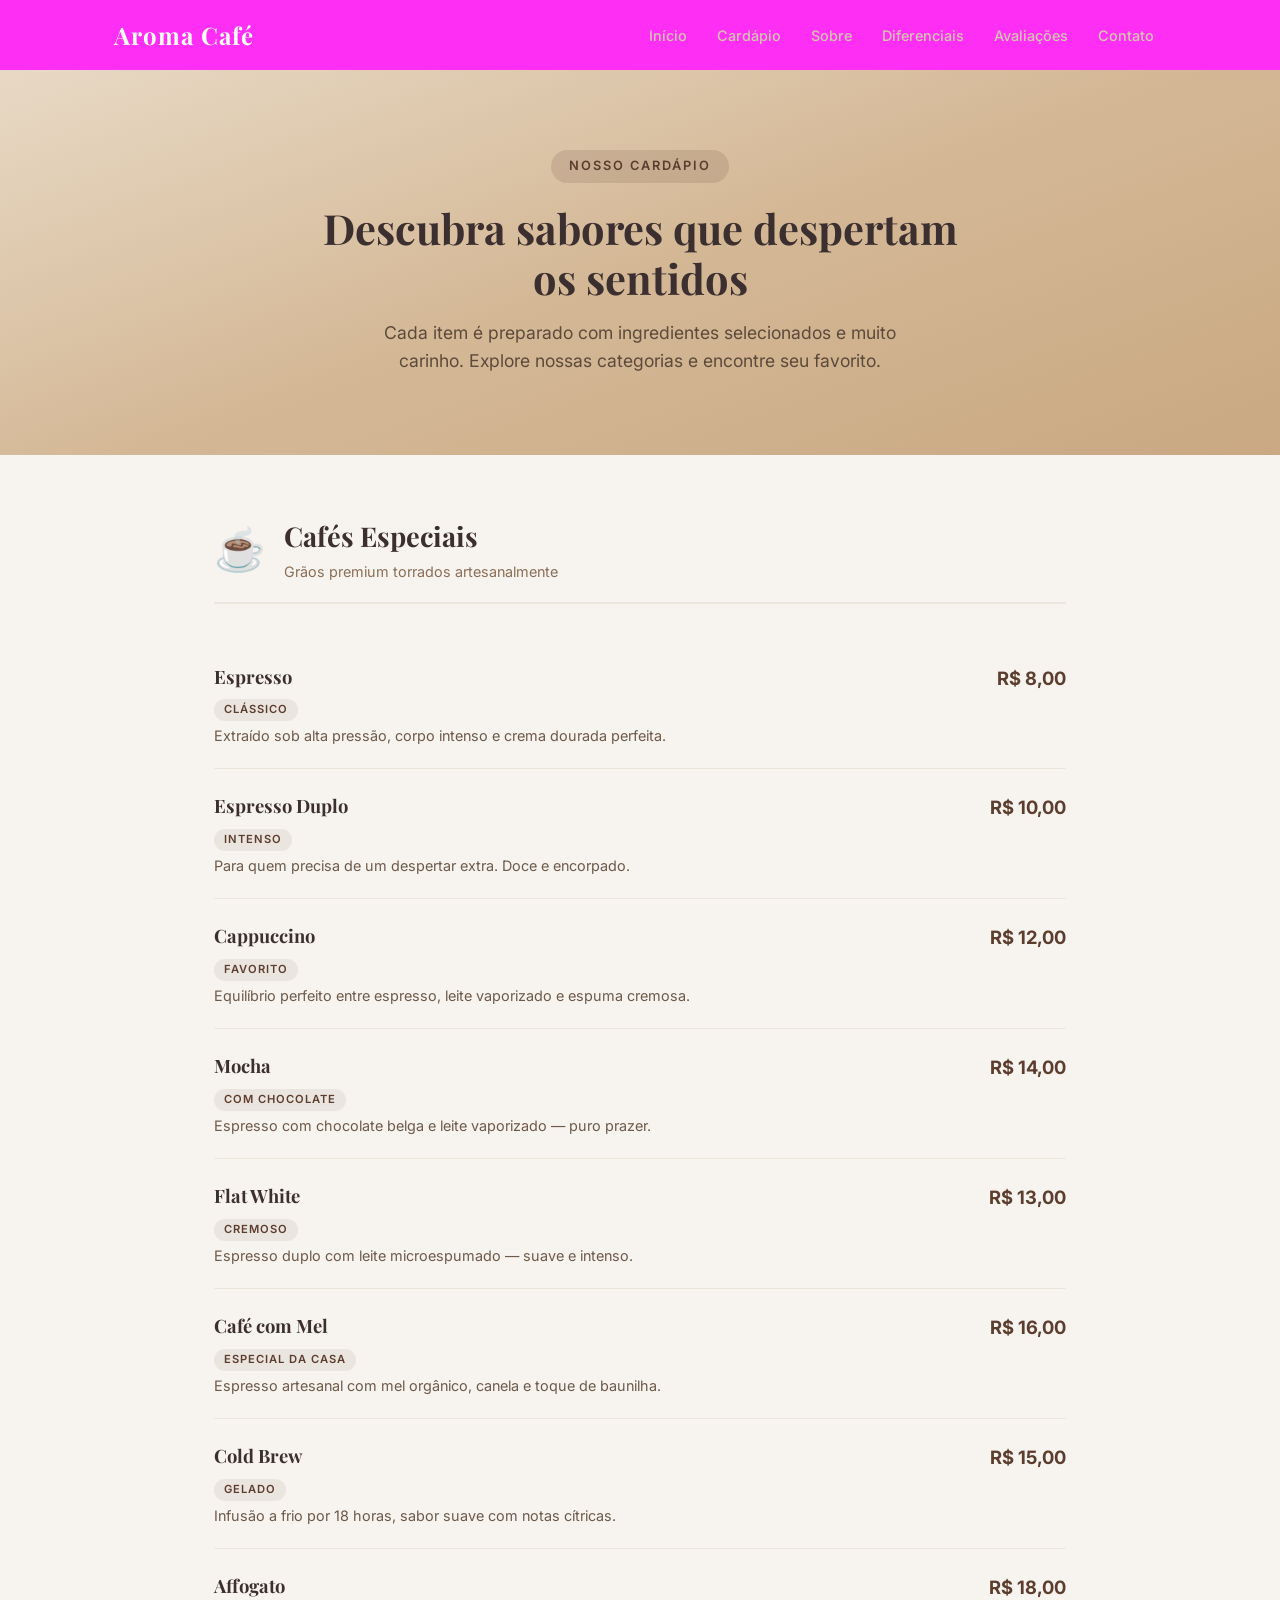
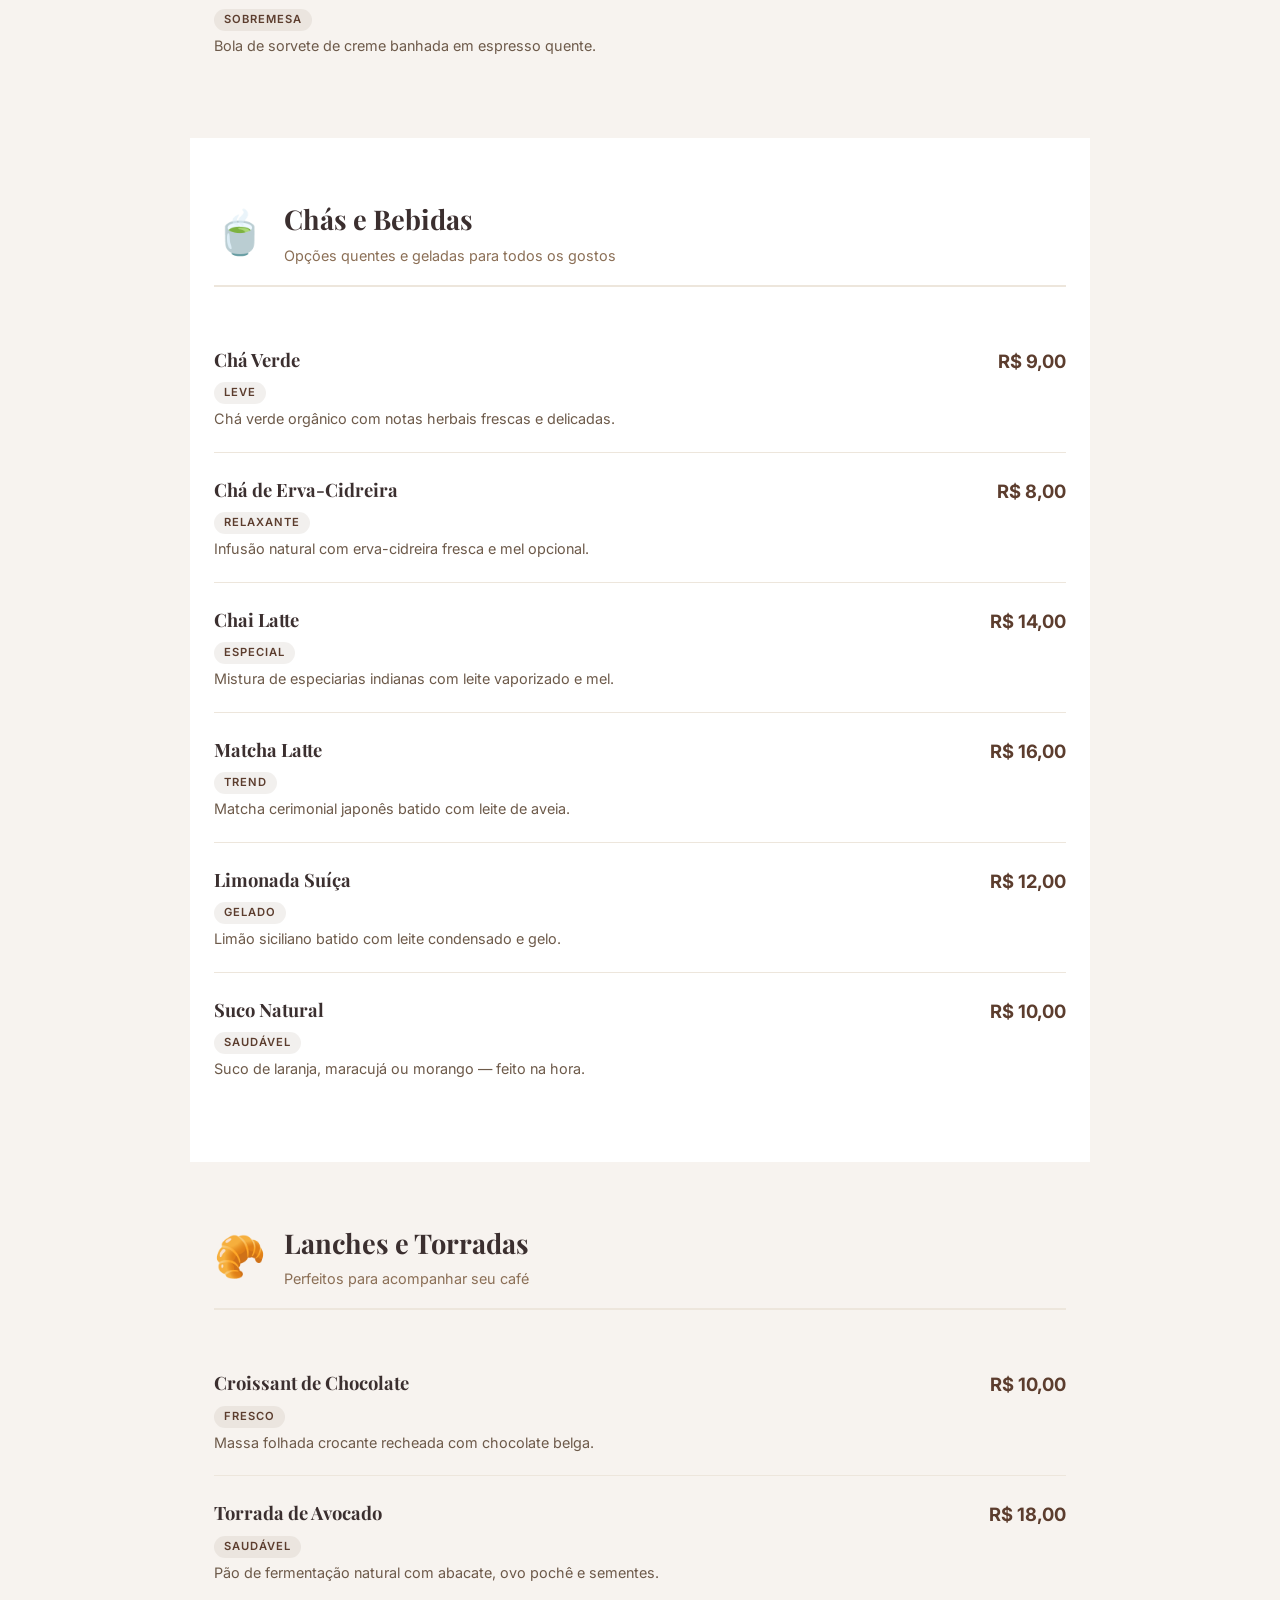
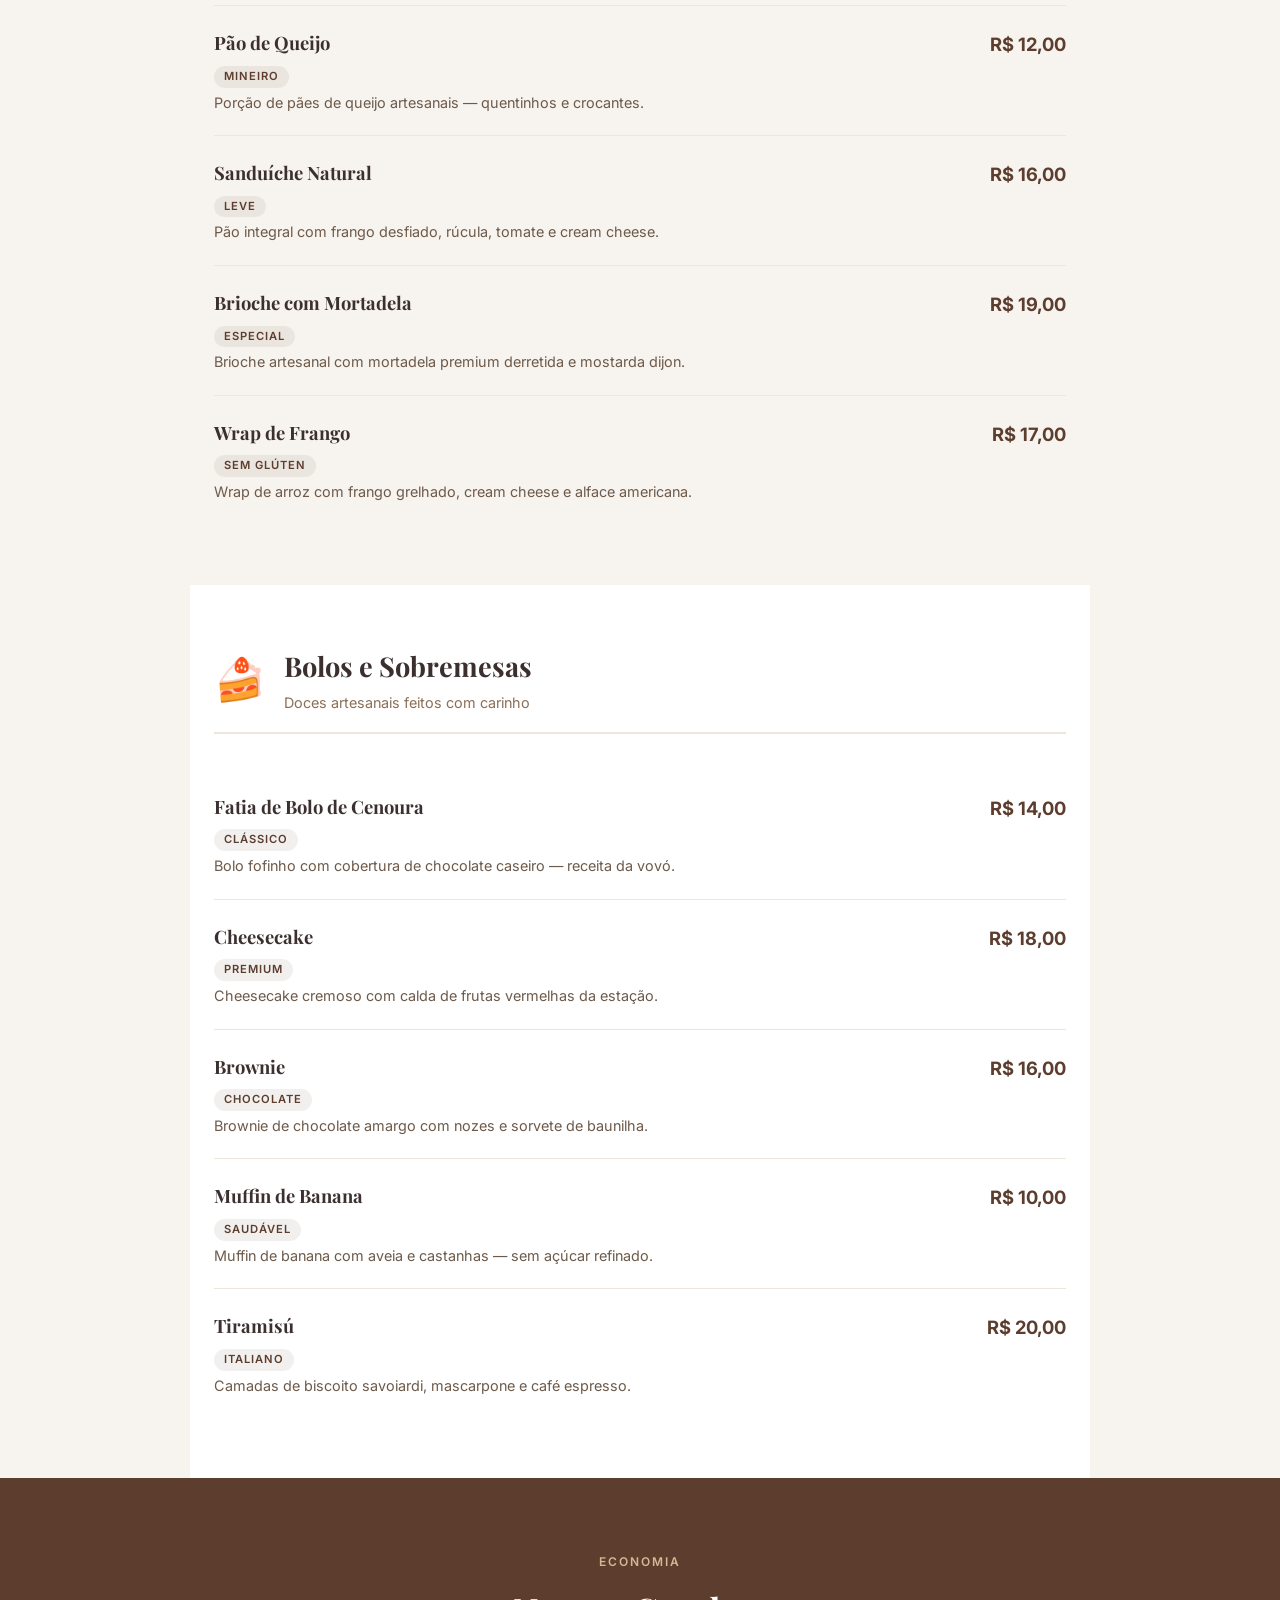
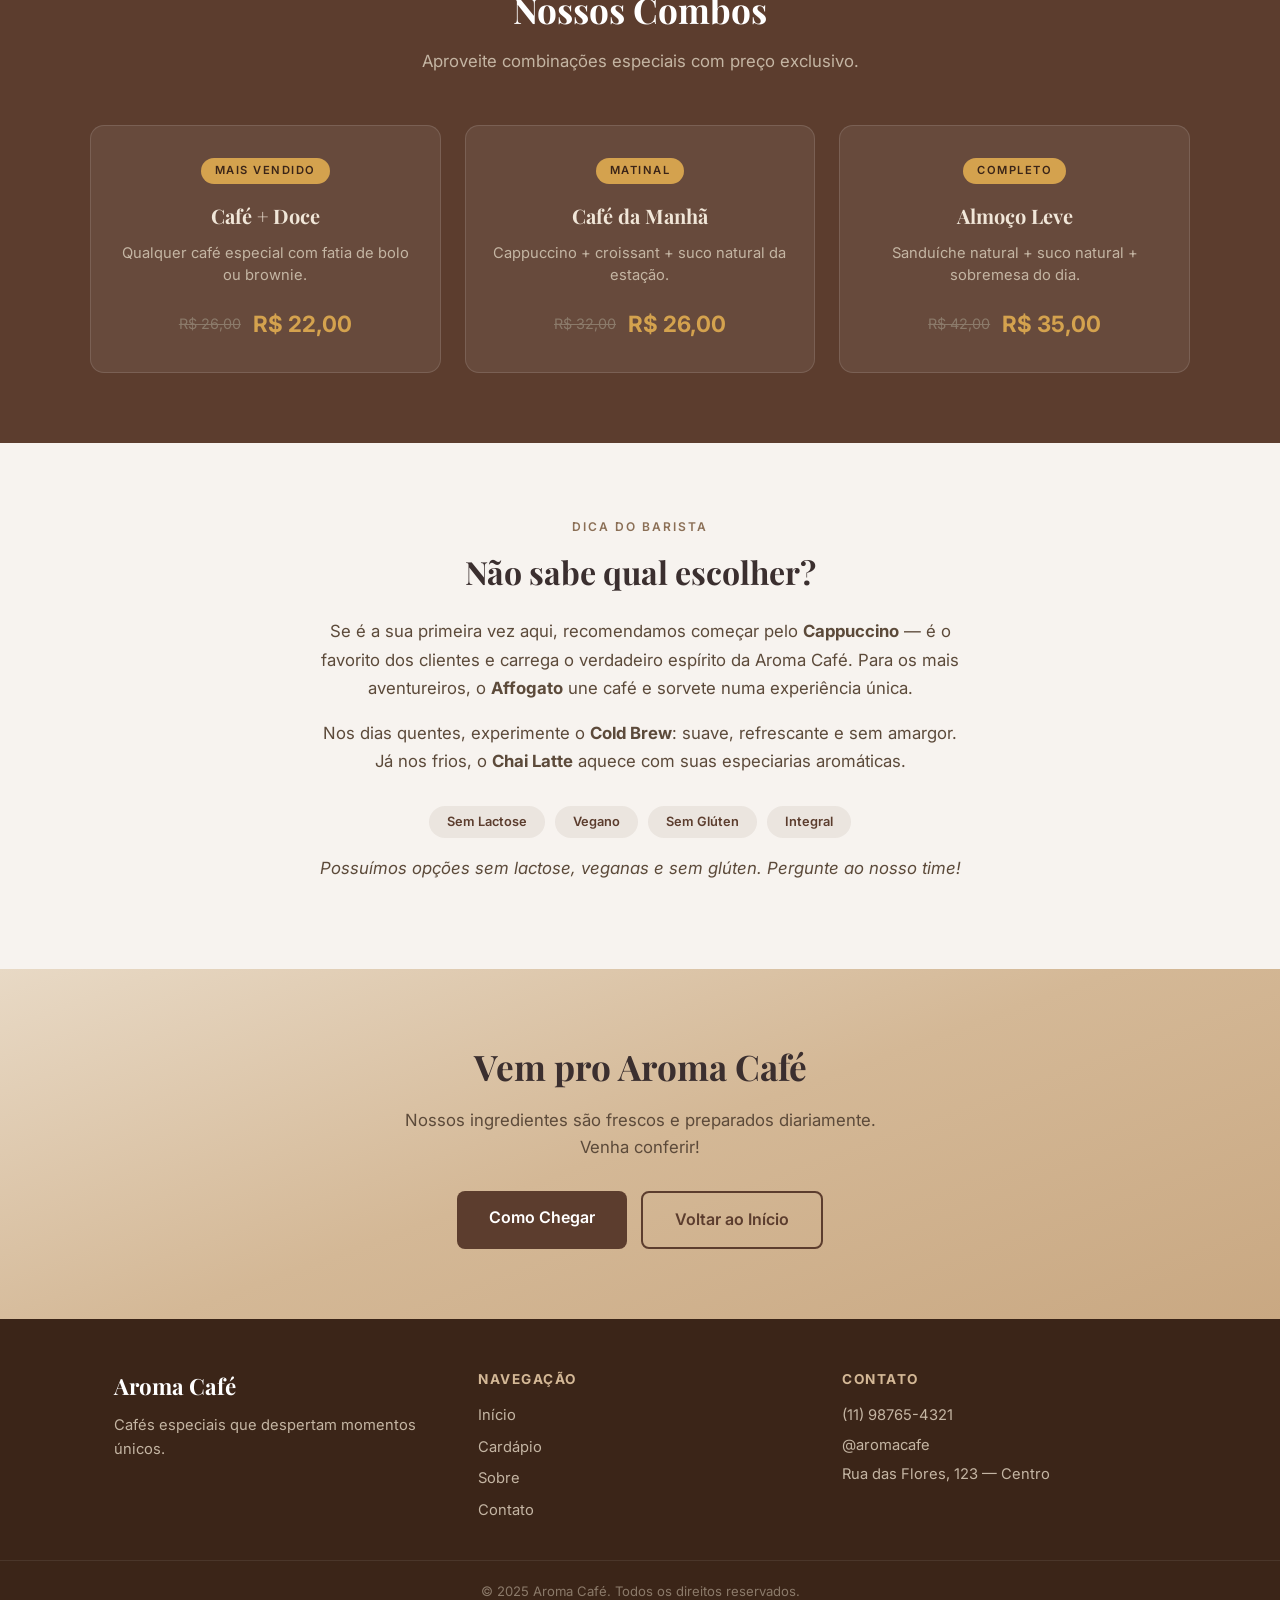
<file: cardapio.html>
<!doctype html>
<html lang="pt-BR">
  <head>
    <meta charset="UTF-8" />
    <meta name="viewport" content="width=device-width, initial-scale=1.0" />
    <title>Cardápio — Café </title>
    <link rel="stylesheet" href="style.css" />
    <link
      href="https://fonts.googleapis.com/css2?family=Playfair+Display:wght@400;700&family=Inter:wght@300;400;500;600&display=swap"
      rel="stylesheet"
    />
  </head>
  
  <body>
    <header>
      <div class="header-inner">
        <h1 class="logo">Aroma Café</h1>
        <nav>
          <a href="index.html">Início</a>
          <a href="cardapio.html">Cardápio</a>
          <a href="#sobre">Sobre</a>
          <a href="#diferenciais">Diferenciais</a>
          <a href="#avaliacoes">Avaliações</a>
          <a href="contato.html">Contato</a>
        </nav>
      </div>
    </header>

    <section class="menu-hero">
      <div class="menu-hero-content">
        <span class="hero-tag">Nosso Cardápio</span>
        <h2>Descubra sabores que despertam os sentidos</h2>
        <p>
          Cada item é preparado com ingredientes selecionados e muito carinho.
          Explore nossas categorias e encontre seu favorito.
        </p>
      </div>
    </section>

    <section class="menu-categories" id="cafes">
      <div class="category">
        <div class="category-header">
          <span class="category-icon">☕</span>
          <div>
            <h2>Cafés Especiais</h2>
            <p>Grãos premium torrados artesanalmente</p>
          </div>
        </div>
        <div class="menu-list">
          <div class="menu-item">
            <div class="menu-item-info">
              <h3>Espresso</h3>
              <span class="menu-item-tags">Clássico</span>
              <p>
                Extraído sob alta pressão, corpo intenso e crema dourada
                perfeita.
              </p>
            </div>
            <span class="menu-item-price">R$ 8,00</span>
          </div>
          <div class="menu-item">
            <div class="menu-item-info">
              <h3>Espresso Duplo</h3>
              <span class="menu-item-tags">Intenso</span>
              <p>Para quem precisa de um despertar extra. Doce e encorpado.</p>
            </div>
            <span class="menu-item-price">R$ 10,00</span>
          </div>
          <div class="menu-item">
            <div class="menu-item-info">
              <h3>Cappuccino</h3>
              <span class="menu-item-tags">Favorito</span>
              <p>
                Equilíbrio perfeito entre espresso, leite vaporizado e espuma
                cremosa.
              </p>
            </div>
            <span class="menu-item-price">R$ 12,00</span>
          </div>
          <div class="menu-item">
            <div class="menu-item-info">
              <h3>Mocha</h3>
              <span class="menu-item-tags">Com Chocolate</span>
              <p>
                Espresso com chocolate belga e leite vaporizado — puro prazer.
              </p>
            </div>
            <span class="menu-item-price">R$ 14,00</span>
          </div>
          <div class="menu-item">
            <div class="menu-item-info">
              <h3>Flat White</h3>
              <span class="menu-item-tags">Cremoso</span>
              <p>Espresso duplo com leite microespumado — suave e intenso.</p>
            </div>
            <span class="menu-item-price">R$ 13,00</span>
          </div>
          <div class="menu-item">
            <div class="menu-item-info">
              <h3>Café com Mel</h3>
              <span class="menu-item-tags">Especial da Casa</span>
              <p>
                Espresso artesanal com mel orgânico, canela e toque de baunilha.
              </p>
            </div>
            <span class="menu-item-price">R$ 16,00</span>
          </div>
          <div class="menu-item">
            <div class="menu-item-info">
              <h3>Cold Brew</h3>
              <span class="menu-item-tags">Gelado</span>
              <p>
                Infusão a frio por 18 horas, sabor suave com notas cítricas.
              </p>
            </div>
            <span class="menu-item-price">R$ 15,00</span>
          </div>
          <div class="menu-item">
            <div class="menu-item-info">
              <h3>Affogato</h3>
              <span class="menu-item-tags">Sobremesa</span>
              <p>Bola de sorvete de creme banhada em espresso quente.</p>
            </div>
            <span class="menu-item-price">R$ 18,00</span>
          </div>
        </div>
      </div>
    </section>

    <section class="menu-categories" id="chas">
      <div class="category">
        <div class="category-header">
          <span class="category-icon">🍵</span>
          <div>
            <h2>Chás e Bebidas</h2>
            <p>Opções quentes e geladas para todos os gostos</p>
          </div>
        </div>
        <div class="menu-list">
          <div class="menu-item">
            <div class="menu-item-info">
              <h3>Chá Verde</h3>
              <span class="menu-item-tags">Leve</span>
              <p>Chá verde orgânico com notas herbais frescas e delicadas.</p>
            </div>
            <span class="menu-item-price">R$ 9,00</span>
          </div>
          <div class="menu-item">
            <div class="menu-item-info">
              <h3>Chá de Erva-Cidreira</h3>
              <span class="menu-item-tags">Relaxante</span>
              <p>Infusão natural com erva-cidreira fresca e mel opcional.</p>
            </div>
            <span class="menu-item-price">R$ 8,00</span>
          </div>
          <div class="menu-item">
            <div class="menu-item-info">
              <h3>Chai Latte</h3>
              <span class="menu-item-tags">Especial</span>
              <p>Mistura de especiarias indianas com leite vaporizado e mel.</p>
            </div>
            <span class="menu-item-price">R$ 14,00</span>
          </div>
          <div class="menu-item">
            <div class="menu-item-info">
              <h3>Matcha Latte</h3>
              <span class="menu-item-tags">Trend</span>
              <p>Matcha cerimonial japonês batido com leite de aveia.</p>
            </div>
            <span class="menu-item-price">R$ 16,00</span>
          </div>
          <div class="menu-item">
            <div class="menu-item-info">
              <h3>Limonada Suíça</h3>
              <span class="menu-item-tags">Gelado</span>
              <p>Limão siciliano batido com leite condensado e gelo.</p>
            </div>
            <span class="menu-item-price">R$ 12,00</span>
          </div>
          <div class="menu-item">
            <div class="menu-item-info">
              <h3>Suco Natural</h3>
              <span class="menu-item-tags">Saudável</span>
              <p>Suco de laranja, maracujá ou morango — feito na hora.</p>
            </div>
            <span class="menu-item-price">R$ 10,00</span>
          </div>
        </div>
      </div>
    </section>

    <section class="menu-categories" id="comidas">
      <div class="category">
        <div class="category-header">
          <span class="category-icon">🥐</span>
          <div>
            <h2>Lanches e Torradas</h2>
            <p>Perfeitos para acompanhar seu café</p>
          </div>
        </div>
        <div class="menu-list">
          <div class="menu-item">
            <div class="menu-item-info">
              <h3>Croissant de Chocolate</h3>
              <span class="menu-item-tags">Fresco</span>
              <p>Massa folhada crocante recheada com chocolate belga.</p>
            </div>
            <span class="menu-item-price">R$ 10,00</span>
          </div>
          <div class="menu-item">
            <div class="menu-item-info">
              <h3>Torrada de Avocado</h3>
              <span class="menu-item-tags">Saudável</span>
              <p>
                Pão de fermentação natural com abacate, ovo pochê e sementes.
              </p>
            </div>
            <span class="menu-item-price">R$ 18,00</span>
          </div>
          <div class="menu-item">
            <div class="menu-item-info">
              <h3>Pão de Queijo</h3>
              <span class="menu-item-tags">Mineiro</span>
              <p>
                Porção de pães de queijo artesanais — quentinhos e crocantes.
              </p>
            </div>
            <span class="menu-item-price">R$ 12,00</span>
          </div>
          <div class="menu-item">
            <div class="menu-item-info">
              <h3>Sanduíche Natural</h3>
              <span class="menu-item-tags">Leve</span>
              <p>
                Pão integral com frango desfiado, rúcula, tomate e cream cheese.
              </p>
            </div>
            <span class="menu-item-price">R$ 16,00</span>
          </div>
          <div class="menu-item">
            <div class="menu-item-info">
              <h3>Brioche com Mortadela</h3>
              <span class="menu-item-tags">Especial</span>
              <p>
                Brioche artesanal com mortadela premium derretida e mostarda
                dijon.
              </p>
            </div>
            <span class="menu-item-price">R$ 19,00</span>
          </div>
          <div class="menu-item">
            <div class="menu-item-info">
              <h3>Wrap de Frango</h3>
              <span class="menu-item-tags">Sem Glúten</span>
              <p>
                Wrap de arroz com frango grelhado, cream cheese e alface
                americana.
              </p>
            </div>
            <span class="menu-item-price">R$ 17,00</span>
          </div>
        </div>
      </div>
    </section>

    <section class="menu-categories" id="sobremesas">
      <div class="category">
        <div class="category-header">
          <span class="category-icon">🍰</span>
          <div>
            <h2>Bolos e Sobremesas</h2>
            <p>Doces artesanais feitos com carinho</p>
          </div>
        </div>
        <div class="menu-list">
          <div class="menu-item">
            <div class="menu-item-info">
              <h3>Fatia de Bolo de Cenoura</h3>
              <span class="menu-item-tags">Clássico</span>
              <p>
                Bolo fofinho com cobertura de chocolate caseiro — receita da
                vovó.
              </p>
            </div>
            <span class="menu-item-price">R$ 14,00</span>
          </div>
          <div class="menu-item">
            <div class="menu-item-info">
              <h3>Cheesecake</h3>
              <span class="menu-item-tags">Premium</span>
              <p>
                Cheesecake cremoso com calda de frutas vermelhas da estação.
              </p>
            </div>
            <span class="menu-item-price">R$ 18,00</span>
          </div>
          <div class="menu-item">
            <div class="menu-item-info">
              <h3>Brownie</h3>
              <span class="menu-item-tags">Chocolate</span>
              <p>
                Brownie de chocolate amargo com nozes e sorvete de baunilha.
              </p>
            </div>
            <span class="menu-item-price">R$ 16,00</span>
          </div>
          <div class="menu-item">
            <div class="menu-item-info">
              <h3>Muffin de Banana</h3>
              <span class="menu-item-tags">Saudável</span>
              <p>
                Muffin de banana com aveia e castanhas — sem açúcar refinado.
              </p>
            </div>
            <span class="menu-item-price">R$ 10,00</span>
          </div>
          <div class="menu-item">
            <div class="menu-item-info">
              <h3>Tiramisú</h3>
              <span class="menu-item-tags">Italiano</span>
              <p>Camadas de biscoito savoiardi, mascarpone e café espresso.</p>
            </div>
            <span class="menu-item-price">R$ 20,00</span>
          </div>
        </div>
      </div>
    </section>

    <section class="combos">
      <div class="section-header">
        <span class="section-tag">Economia</span>
        <h2>Nossos Combos</h2>
        <p>Aproveite combinações especiais com preço exclusivo.</p>
      </div>
      <div class="combos-grid">
        <div class="combo-card">
          <div class="combo-badge">Mais Vendido</div>
          <h3>Café + Doce</h3>
          <p>Qualquer café especial com fatia de bolo ou brownie.</p>
          <div class="combo-price-row">
            <span class="combo-old-price">R$ 26,00</span>
            <span class="combo-price">R$ 22,00</span>
          </div>
        </div>
        <div class="combo-card">
          <div class="combo-badge">Matinal</div>
          <h3>Café da Manhã</h3>
          <p>Cappuccino + croissant + suco natural da estação.</p>
          <div class="combo-price-row">
            <span class="combo-old-price">R$ 32,00</span>
            <span class="combo-price">R$ 26,00</span>
          </div>
        </div>
        <div class="combo-card">
          <div class="combo-badge">Completo</div>
          <h3>Almoço Leve</h3>
          <p>Sanduíche natural + suco natural + sobremesa do dia.</p>
          <div class="combo-price-row">
            <span class="combo-old-price">R$ 42,00</span>
            <span class="combo-price">R$ 35,00</span>
          </div>
        </div>
      </div>
    </section>

    <section class="barista-tips">
      <div class="barista-content">
        <div class="barista-text">
          <span class="section-tag">Dica do Barista</span>
          <h2>Não sabe qual escolher?</h2>
          <p>
            Se é a sua primeira vez aqui, recomendamos começar pelo
            <strong>Cappuccino</strong> — é o favorito dos clientes e carrega o
            verdadeiro espírito da Aroma Café. Para os mais aventureiros, o
            <strong>Affogato</strong> une café e sorvete numa experiência única.
          </p>
          <p>
            Nos dias quentes, experimente o <strong>Cold Brew</strong>: suave,
            refrescante e sem amargor. Já nos frios, o
            <strong>Chai Latte</strong> aquece com suas especiarias aromáticas.
          </p>
          <div class="barista-tags">
            <span class="tag">Sem Lactose</span>
            <span class="tag">Vegano</span>
            <span class="tag">Sem Glúten</span>
            <span class="tag">Integral</span>
          </div>
          <p class="barista-note">
            Possuímos opções sem lactose, veganas e sem glúten. Pergunte ao
            nosso time!
          </p>
        </div>
      </div>
    </section>

    <section class="menu-cta">
      <div class="menu-cta-content">
        <h2>Vem pro Aroma Café</h2>
        <p>
          Nossos ingredientes são frescos e preparados diariamente. Venha
          conferir!
        </p>
        <div class="hero-buttons">
          <a href="index.html#contato" class="btn-primary">Como Chegar</a>
          <a href="index.html" class="btn-secondary">Voltar ao Início</a>
        </div>
      </div>
    </section>

    <footer>
      <div class="footer-inner">
        <div class="footer-col">
          <h3 class="footer-logo">Aroma Café</h3>
          <p>Cafés especiais que despertam momentos únicos.</p>
        </div>
        <div class="footer-col">
          <h4>Navegação</h4>
          <a href="index.html">Início</a>
          <a href="cardapio.html">Cardápio</a>
          <a href="index.html#sobre">Sobre</a>
          <a href="contato.html">Contato</a>
        </div>
        <div class="footer-col">
          <h4>Contato</h4>
          <p>(11) 98765-4321</p>
          <p>@aromacafe</p>
          <p>Rua das Flores, 123 — Centro</p>
        </div>
      </div>
      <div class="footer-bottom">
        <p>&copy; 2025 Aroma Café. Todos os direitos reservados.</p>
      </div>
    </footer>
  </body>
</html>
</file>
<file: style.css>
* {
  margin: 0;
  padding: 0;
  box-sizing: border-box;
}

html {
  scroll-behavior: smooth;
}

body {
  font-family: "Inter", Arial, sans-serif;
  background: #f7f3ef;
  color: #ff00f2;
  line-height: 1.6;
}

h1,
h2,
h3,
h4 {
  font-family: "Playfair Display", Georgia, serif;
}

header {
  background: #ff2ef5;
  color: white;
  position: sticky;
  top: 0;
  z-index: 100;
}

.header-inner {
  max-width: 1100px;
  margin: 0 auto;
  padding: 16px 24px;
  display: flex;
  justify-content: space-between;
  align-items: center;
  flex-wrap: wrap;
  gap: 12px;
}

.logo {
  font-size: 1.5rem;
  font-family: "Playfair Display", serif;
  letter-spacing: 1px;
}

nav {
  display: flex;
  flex-wrap: wrap;
  gap: 6px;
}

nav a {
  color: #d4c4b0;
  text-decoration: none;
  font-size: 0.9rem;
  font-weight: 500;
  padding: 6px 12px;
  border-radius: 6px;
  /* transition:
    color 0.3s,
    background 0.3s; */
}

nav a:hover {
  color: white;
  background: rgba(255, 255, 255, 0.1);
}

.hero {
  text-align: center;
  background: linear-gradient(160deg, #e8d9c5 0%, #d4b896 50%, #c9a882 100%);
  padding: 90px 24px;
}

.hero-content {
  max-width: 680px;
  margin: 0 auto;
}

.hero-tag {
  display: inline-block;
  background: rgba(92, 61, 46, 0.15);
  color: #5c3d2e;
  font-size: 0.8rem;
  font-weight: 600;
  text-transform: uppercase;
  letter-spacing: 2px;
  padding: 6px 18px;
  border-radius: 30px;
  margin-bottom: 20px;
}

.hero h2 {
  font-size: 2.8rem;
  color: #3b2f2f;
  margin-bottom: 16px;
  line-height: 1.2;
}

.hero p {
  font-size: 1.1rem;
  color: #5c4a3a;
  max-width: 560px;
  margin: 0 auto 30px;
}

.hero-buttons {
  display: flex;
  gap: 14px;
  justify-content: center;
  flex-wrap: wrap;
}

.btn-primary {
  margin: 0;
  padding: 14px 32px;
  border: none;
  background: #5c3d2e;
  color: white;
  font-size: 1rem;
  font-weight: 600;
  cursor: pointer;
  border-radius: 8px;
  transition:
    background 0.3s,
    transform 0.2s;
}

.btn-primary:hover {
  background: #4a3225;
  transform: translateY(-2px);
}

.btn-secondary {
  margin: 0;
  padding: 14px 32px;
  border: 2px solid #5c3d2e;
  background: transparent;
  color: #5c3d2e;
  font-size: 1rem;
  font-weight: 600;
  cursor: pointer;
  border-radius: 8px;
  transition:
    background 0.3s,
    color 0.3s,
    transform 0.2s;
}

.btn-secondary:hover {
  background: #5c3d2e;
  color: white;
  transform: translateY(-2px);
}

section {
  padding: 70px 24px;
}

.section-header {
  text-align: center;
  margin-bottom: 50px;
}

.section-tag {
  display: inline-block;
  font-size: 0.75rem;
  font-weight: 600;
  text-transform: uppercase;
  letter-spacing: 2px;
  color: #8b6f56;
  margin-bottom: 10px;
}

.section-header h2 {
  font-size: 2.2rem;
  color: #3b2f2f;
  margin-bottom: 10px;
}

.section-header p {
  max-width: 540px;
  margin: 0 auto;
  color: #6d5a4a;
  font-size: 1.05rem;
}

.menu {
  background: white;
}

.cards-grid {
  display: grid;
  grid-template-columns: repeat(auto-fit, minmax(260px, 1fr));
  gap: 24px;
  max-width: 1100px;
  margin: 0 auto;
}

.card {
  background: #faf8f5;
  padding: 30px 24px;
  border-radius: 14px;
  text-align: center;
  border: 1px solid #ede6dc;
  transition:
    transform 0.3s,
    box-shadow 0.3s;
}

.card:hover {
  transform: translateY(-6px);
  box-shadow: 0 12px 30px rgba(92, 61, 46, 0.12);
}

.card-icon {
  font-size: 2.4rem;
  margin-bottom: 14px;
}

.card h3 {
  font-size: 1.3rem;
  color: #3b2f2f;
  margin-bottom: 8px;
}

.card-desc {
  font-size: 0.92rem;
  color: #6d5a4a;
  margin-bottom: 14px;
  line-height: 1.5;
}

.card-price {
  font-size: 1.2rem;
  font-weight: 700;
  color: #5c3d2e;
}

.about {
  background: #f7f3ef;
}

.about-content {
  max-width: 800px;
  margin: 0 auto;
}

.about-text {
  text-align: center;
}

.about-text h2 {
  font-size: 2.2rem;
  margin-bottom: 20px;
  color: #3b2f2f;
}

.about-text p {
  color: #5c4a3a;
  font-size: 1.05rem;
  margin-bottom: 16px;
  max-width: 650px;
  margin-left: auto;
  margin-right: auto;
}

.about-stats {
  display: flex;
  justify-content: center;
  gap: 50px;
  margin-top: 40px;
  flex-wrap: wrap;
}

.stat {
  text-align: center;
}

.stat-number {
  display: block;
  font-size: 2rem;
  font-weight: 700;
  font-family: "Playfair Display", serif;
  color: #5c3d2e;
}

.stat-label {
  font-size: 0.85rem;
  color: #8b6f56;
  font-weight: 500;
}

.diferenciais {
  background: #5c3d2e;
  color: white;
}

.diferenciais .section-tag {
  color: #d4b896;
}

.diferenciais .section-header h2 {
  color: white;
}

.diff-grid {
  display: grid;
  grid-template-columns: repeat(auto-fit, minmax(240px, 1fr));
  gap: 30px;
  max-width: 1100px;
  margin: 0 auto;
}

.diff-item {
  text-align: center;
  padding: 30px 20px;
  background: rgba(255, 255, 255, 0.07);
  border-radius: 14px;
  border: 1px solid rgba(255, 255, 255, 0.1);
  transition:
    transform 0.3s,
    background 0.3s;
}

.diff-item:hover {
  transform: translateY(-4px);
  background: rgba(255, 255, 255, 0.12);
}

.diff-icon {
  font-size: 2.4rem;
  margin-bottom: 14px;
}

.diff-item h3 {
  font-size: 1.15rem;
  margin-bottom: 10px;
  color: #f0e6d8;
}

.diff-item p {
  font-size: 0.92rem;
  color: #c4b5a3;
  line-height: 1.5;
}

.reviews {
  background: white;
}

.reviews-grid {
  display: grid;
  grid-template-columns: repeat(auto-fit, minmax(280px, 1fr));
  gap: 24px;
  max-width: 1100px;
  margin: 0 auto;
}

.review-card {
  background: #faf8f5;
  border: 1px solid #ede6dc;
  border-radius: 14px;
  padding: 30px;
  font-style: italic;
  font-family: "Playfair Display", serif;
  font-size: 1.05rem;
  color: #3b2f2f;
  line-height: 1.6;
  margin: 0;
  transition:
    transform 0.3s,
    box-shadow 0.3s;
}

.review-card:hover {
  transform: translateY(-4px);
  box-shadow: 0 10px 25px rgba(92, 61, 46, 0.1);
}

.review-card cite {
  display: block;
  font-style: normal;
  font-family: "Inter", sans-serif;
  font-weight: 600;
  font-size: 0.9rem;
  color: #5c3d2e;
  margin-top: 16px;
}

.stars {
  display: block;
  color: #d4a24e;
  font-size: 1.1rem;
  margin-top: 6px;
  letter-spacing: 2px;
}

.contact {
  background: #f7f3ef;
}

.contact-info {
  display: grid;
  grid-template-columns: repeat(auto-fit, minmax(220px, 1fr));
  gap: 24px;
  max-width: 1100px;
  margin: 0 auto;
}

.contact-item {
  display: flex;
  align-items: flex-start;
  gap: 16px;
  padding: 24px;
  background: white;
  border-radius: 14px;
  border: 1px solid #ede6dc;
  transition: transform 0.3s;
}

.contact-item:hover {
  transform: translateY(-3px);
}

.contact-icon {
  font-size: 1.8rem;
  flex-shrink: 0;
}

.contact-item h3 {
  font-size: 1rem;
  margin-bottom: 4px;
  color: #3b2f2f;
}

.contact-item p {
  font-size: 0.92rem;
  color: #6d5a4a;
}

footer {
  background: #3b2518;
  color: #c4b5a3;
}

.footer-inner {
  max-width: 1100px;
  margin: 0 auto;
  padding: 50px 24px 30px;
  display: grid;
  grid-template-columns: repeat(auto-fit, minmax(200px, 1fr));
  gap: 40px;
}

.footer-logo {
  font-size: 1.4rem;
  font-family: "Playfair Display", serif;
  color: white;
  margin-bottom: 10px;
}

.footer-col p {
  font-size: 0.92rem;
  margin-bottom: 6px;
  line-height: 1.6;
}

.footer-col h4 {
  font-family: "Inter", sans-serif;
  font-size: 0.85rem;
  text-transform: uppercase;
  letter-spacing: 1.5px;
  color: #d4b896;
  margin-bottom: 14px;
}

.footer-col a {
  display: block;
  color: #c4b5a3;
  text-decoration: none;
  font-size: 0.92rem;
  margin-bottom: 8px;
  transition: color 0.3s;
}

.footer-col a:hover {
  color: white;
}

.footer-bottom {
  text-align: center;
  padding: 20px 24px;
  border-top: 1px solid rgba(255, 255, 255, 0.08);
  font-size: 0.82rem;
  color: #8b7a6a;
}

.gallery {
  text-align: center;
  padding: 70px 24px;
  background: white;
}

.gallery-img {
  max-width: 850px;
  width: 100%;
  height: auto;
  max-height: 500px;
  object-fit: cover;
  border-radius: 14px;
  margin: 0 auto;
  display: block;
  box-shadow: 0 12px 40px rgba(92, 61, 46, 0.15);
}

.menu-hero {
  text-align: center;
  background: linear-gradient(160deg, #e8d9c5 0%, #d4b896 50%, #c9a882 100%);
  padding: 80px 24px;
}

.menu-hero-content {
  max-width: 680px;
  margin: 0 auto;
}

.menu-hero h2 {
  font-size: 2.6rem;
  color: #3b2f2f;
  margin-bottom: 16px;
  line-height: 1.2;
}

.menu-hero p {
  font-size: 1.1rem;
  color: #5c4a3a;
  max-width: 560px;
  margin: 0 auto;
}

.menu-categories {
  padding: 60px 24px;
  max-width: 900px;
  margin: 0 auto;
}

.menu-categories:nth-of-type(odd) {
  background: white;
}

.menu-categories:nth-of-type(even) {
  background: #f7f3ef;
}

.category-header {
  display: flex;
  align-items: center;
  gap: 18px;
  margin-bottom: 36px;
  padding-bottom: 18px;
  border-bottom: 2px solid #ede6dc;
}

.category-icon {
  font-size: 2.6rem;
  flex-shrink: 0;
}

.category-header h2 {
  font-size: 1.7rem;
  color: #3b2f2f;
  margin-bottom: 2px;
}

.category-header p {
  font-size: 0.9rem;
  color: #8b6f56;
}

.menu-list {
  display: flex;
  flex-direction: column;
  gap: 0;
}

.menu-item {
  display: flex;
  justify-content: space-between;
  align-items: flex-start;
  gap: 20px;
  padding: 22px 0;
  border-bottom: 1px solid #ede6dc;
  transition: background 0.2s;
}

.menu-item:last-child {
  border-bottom: none;
}

.menu-item-info {
  flex: 1;
}

.menu-item-info h3 {
  font-size: 1.15rem;
  color: #3b2f2f;
  margin-bottom: 4px;
}

.menu-item-info p {
  font-size: 0.9rem;
  color: #6d5a4a;
  line-height: 1.5;
  margin-top: 4px;
}

.menu-item-tags {
  display: inline-block;
  font-size: 0.7rem;
  font-weight: 600;
  text-transform: uppercase;
  letter-spacing: 1px;
  color: #5c3d2e;
  background: rgba(92, 61, 46, 0.08);
  padding: 2px 10px;
  border-radius: 20px;
}

.menu-item-price {
  font-size: 1.15rem;
  font-weight: 700;
  color: #5c3d2e;
  white-space: nowrap;
  flex-shrink: 0;
  padding-top: 2px;
}

.combos {
  padding: 70px 24px;
  background: #5c3d2e;
  color: white;
}

.combos .section-tag {
  color: #d4b896;
}

.combos .section-header h2 {
  color: white;
}

.combos .section-header p {
  color: #c4b5a3;
}

.combos-grid {
  display: grid;
  grid-template-columns: repeat(auto-fit, minmax(260px, 1fr));
  gap: 24px;
  max-width: 1100px;
  margin: 0 auto;
}

.combo-card {
  background: rgba(255, 255, 255, 0.07);
  border: 1px solid rgba(255, 255, 255, 0.12);
  border-radius: 14px;
  padding: 30px 24px;
  text-align: center;
  position: relative;
  /* transition:
    transform 0.3s,
    background 0.3s; */
}

.combo-card:hover {
  transform: translateY(-4px);
  background: rgba(255, 255, 255, 0.12);
}

.combo-badge {
  display: inline-block;
  font-size: 0.7rem;
  font-weight: 600;
  text-transform: uppercase;
  letter-spacing: 1.5px;
  background: #d4a24e;
  color: #3b2518;
  padding: 4px 14px;
  border-radius: 20px;
  margin-bottom: 16px;
}

.combo-card h3 {
  font-size: 1.25rem;
  color: #f0e6d8;
  margin-bottom: 10px;
}

.combo-card p {
  font-size: 0.92rem;
  color: #c4b5a3;
  margin-bottom: 20px;
  line-height: 1.5;
}

.combo-price-row {
  display: flex;
  align-items: center;
  justify-content: center;
  gap: 12px;
}

.combo-old-price {
  font-size: 0.9rem;
  color: #8b7a6a;
  text-decoration: line-through;
}

.combo-price {
  font-size: 1.4rem;
  font-weight: 700;
  color: #d4a24e;
}

.barista-tips {
  padding: 70px 24px;
  background: #f7f3ef;
}

.barista-content {
  max-width: 800px;
  margin: 0 auto;
}

.barista-text {
  text-align: center;
}

.barista-text h2 {
  font-size: 2rem;
  color: #3b2f2f;
  margin-bottom: 20px;
}

.barista-text p {
  font-size: 1.05rem;
  color: #5c4a3a;
  max-width: 650px;
  margin: 0 auto 16px;
  line-height: 1.7;
}

.barista-tags {
  display: flex;
  justify-content: center;
  flex-wrap: wrap;
  gap: 10px;
  margin: 30px 0 16px;
}

.tag {
  font-size: 0.8rem;
  font-weight: 600;
  color: #5c3d2e;
  background: rgba(92, 61, 46, 0.08);
  padding: 6px 18px;
  border-radius: 20px;
}

.barista-note {
  font-size: 0.9rem;
  color: #8b6f56;
  font-style: italic;
}

.menu-cta {
  text-align: center;
  padding: 70px 24px;
  background: linear-gradient(160deg, #e8d9c5 0%, #d4b896 50%, #c9a882 100%);
}

.menu-cta h2 {
  font-size: 2.2rem;
  color: #3b2f2f;
  margin-bottom: 12px;
}

.menu-cta p {
  font-size: 1.05rem;
  color: #5c4a3a;
  max-width: 500px;
  margin: 0 auto 30px;
}

.menu-cta .btn-primary,
.menu-cta .btn-secondary {
  display: inline-block;
  text-decoration: none;
}

/* ── Contact Page ── */
.contact-hero {
  text-align: center;
  background: linear-gradient(160deg, #e8d9c5 0%, #d4b896 50%, #c9a882 100%);
  padding: 80px 24px;
}

.contact-hero-content {
  max-width: 680px;
  margin: 0 auto;
}

.contact-hero h2 {
  font-size: 2.6rem;
  color: #3b2f2f;
  margin-bottom: 16px;
  line-height: 1.2;
}

.contact-hero p {
  font-size: 1.1rem;
  color: #5c4a3a;
  max-width: 560px;
  margin: 0 auto;
}

.contact-form-section {
  padding: 70px 24px;
  background: #f7f3ef;
}

.contact-form {
  max-width: 650px;
  margin: 0 auto;
  display: flex;
  flex-direction: column;
  gap: 22px;
}

.form-row {
  display: grid;
  grid-template-columns: 1fr 1fr;
  gap: 22px;
}

.form-group {
  display: flex;
  flex-direction: column;
  gap: 6px;
}

.form-group label {
  font-size: 0.85rem;
  font-weight: 600;
  color: #5c3d2e;
  text-transform: uppercase;
  letter-spacing: 0.5px;
}

.form-group input,
.form-group select,
.form-group textarea {
  font-family: "Inter", Arial, sans-serif;
  font-size: 0.95rem;
  padding: 12px 16px;
  border: 1px solid #ddd2c6;
  border-radius: 10px;
  background: white;
  color: #3b2f2f;
  transition: border-color 0.3s, box-shadow 0.3s;
  outline: none;
}

.form-group input:focus,
.form-group select:focus,
.form-group textarea:focus {
  border-color: #8b6f56;
  box-shadow: 0 0 0 3px rgba(139, 111, 86, 0.15);
}

.form-group input::placeholder,
.form-group textarea::placeholder {
  color: #b5a594;
}

.form-group textarea {
  resize: vertical;
  min-height: 120px;
}

.star-rating {
  display: flex;
  flex-direction: row-reverse;
  justify-content: flex-end;
  gap: 4px;
}

.star-rating input {
  display: none;
}

.star-rating label {
  font-size: 1.8rem;
  color: #ddd2c6;
  cursor: pointer;
  transition: color 0.2s;
  text-transform: none;
  letter-spacing: 0;
}

.star-rating label:hover,
.star-rating label:hover ~ label,
.star-rating input:checked ~ label {
  color: #d4a24e;
}

.form-submit {
  align-self: flex-start;
  padding: 14px 40px;
}

.contact-whatsapp {
  padding: 70px 24px;
  background: white;
}

.whatsapp-card {
  max-width: 500px;
  margin: 0 auto;
  text-align: center;
  padding: 40px 30px;
  background: #f0faf0;
  border: 2px solid #25d366;
  border-radius: 16px;
}

.whatsapp-icon {
  font-size: 3rem;
  margin-bottom: 14px;
}

.whatsapp-card h3 {
  font-size: 1.4rem;
  color: #128c7e;
  margin-bottom: 8px;
}

.whatsapp-number {
  font-size: 1.4rem;
  font-weight: 700;
  color: #3b2f2f;
  margin-bottom: 8px;
}

.whatsapp-desc {
  font-size: 0.92rem;
  color: #6d5a4a;
  margin-bottom: 24px;
}

.whatsapp-btn {
  display: inline-block;
  padding: 14px 36px;
  background: #25d366;
  color: white;
  font-weight: 600;
  font-size: 1rem;
  text-decoration: none;
  border-radius: 10px;
  transition: background 0.3s, transform 0.2s;
}

.whatsapp-btn:hover {
  background: #1da851;
  transform: translateY(-2px);
}

.contact-info-section {
  padding: 70px 24px;
  background: #f7f3ef;
}

@media (max-width: 768px) {
  .hero {
    padding: 50px 16px;
  }

  .hero h2 {
    font-size: 1.8rem;
  }

  .hero p {
    font-size: 0.95rem;
  }

  .hero-buttons {
    flex-direction: column;
    align-items: center;
    gap: 10px;
  }

  .btn-primary,
  .btn-secondary {
    width: 100%;
    max-width: 280px;
    text-align: center;
  }

  .section-header h2 {
    font-size: 1.7rem;
  }

  .section-header {
    margin-bottom: 36px;
  }

  section {
    padding: 40px 16px;
  }

  .cards-grid {
    grid-template-columns: 1fr;
    max-width: 360px;
    margin: 0 auto;
  }

  .card {
    padding: 24px 20px;
  }

  .about-text h2 {
    font-size: 1.7rem;
  }

  .about-text p {
    font-size: 0.95rem;
  }

  .about-stats {
    gap: 24px;
  }

  .stat-number {
    font-size: 1.6rem;
  }

  .diff-grid {
    grid-template-columns: 1fr;
    max-width: 360px;
    margin: 0 auto;
  }

  .reviews-grid {
    grid-template-columns: 1fr;
    max-width: 400px;
    margin: 0 auto;
  }

  .review-card {
    padding: 24px 20px;
    font-size: 0.95rem;
  }

  .contact-info {
    grid-template-columns: 1fr;
    max-width: 360px;
    margin: 0 auto;
  }

  .contact-item {
    padding: 20px 16px;
  }

  .footer-inner {
    grid-template-columns: 1fr;
    text-align: center;
    padding: 36px 16px 20px;
    gap: 28px;
  }

  .header-inner {
    flex-direction: column;
    text-align: center;
    padding: 12px 16px;
  }

  nav {
    justify-content: center;
    gap: 4px;
  }

  nav a {
    font-size: 0.82rem;
    padding: 5px 8px;
  }

  .menu-hero {
    padding: 50px 16px;
  }

  .menu-hero h2 {
    font-size: 1.6rem;
  }

  .menu-hero p {
    font-size: 0.95rem;
  }

  .menu-categories {
    padding: 36px 12px;
  }

  .category-header {
    flex-direction: column;
    align-items: center;
    text-align: center;
    gap: 10px;
  }

  .category-header h2 {
    font-size: 1.3rem;
  }

  .category-icon {
    font-size: 2rem;
  }

  .menu-item {
    flex-direction: column;
    gap: 6px;
    padding: 16px 0;
  }

  .menu-item-price {
    font-size: 1rem;
  }

  .menu-item-info h3 {
    font-size: 1.05rem;
  }

  .combos {
    padding: 50px 16px;
  }

  .combos-grid {
    grid-template-columns: 1fr;
    max-width: 360px;
    margin: 0 auto;
  }

  .combo-card {
    padding: 24px 20px;
  }

  .barista-text h2 {
    font-size: 1.5rem;
  }

  .barista-text p {
    font-size: 0.95rem;
  }

  .barista-tags {
    gap: 8px;
  }

  .menu-cta {
    padding: 50px 16px;
  }

  .menu-cta h2 {
    font-size: 1.6rem;
  }

  .menu-cta p {
    font-size: 0.95rem;
  }

  .menu-cta .hero-buttons {
    flex-direction: column;
  }

  .contact-hero {
    padding: 50px 16px;
  }

  .contact-hero h2 {
    font-size: 1.8rem;
  }

  .contact-hero p {
    font-size: 0.95rem;
  }

  .contact-form-section {
    padding: 40px 16px;
  }

  .form-row {
    grid-template-columns: 1fr;
    gap: 0;
  }

  .form-submit {
    align-self: stretch;
    width: 100%;
  }

  .star-rating label {
    font-size: 1.5rem;
  }

  .contact-whatsapp {
    padding: 40px 16px;
  }

  .whatsapp-card {
    padding: 30px 20px;
  }

  .whatsapp-btn {
    display: block;
    width: 100%;
    text-align: center;
  }
}

@media (max-width: 480px) {
  .hero h2 {
    font-size: 1.5rem;
  }

  .hero-tag {
    font-size: 0.7rem;
    padding: 5px 14px;
  }

  .section-header h2 {
    font-size: 1.4rem;
  }

  .about-stats {
    flex-direction: column;
    align-items: center;
    gap: 20px;
  }

  .gallery-img {
    max-height: 280px;
    border-radius: 10px;
  }

  .combo-price {
    font-size: 1.2rem;
  }
}
</file>
